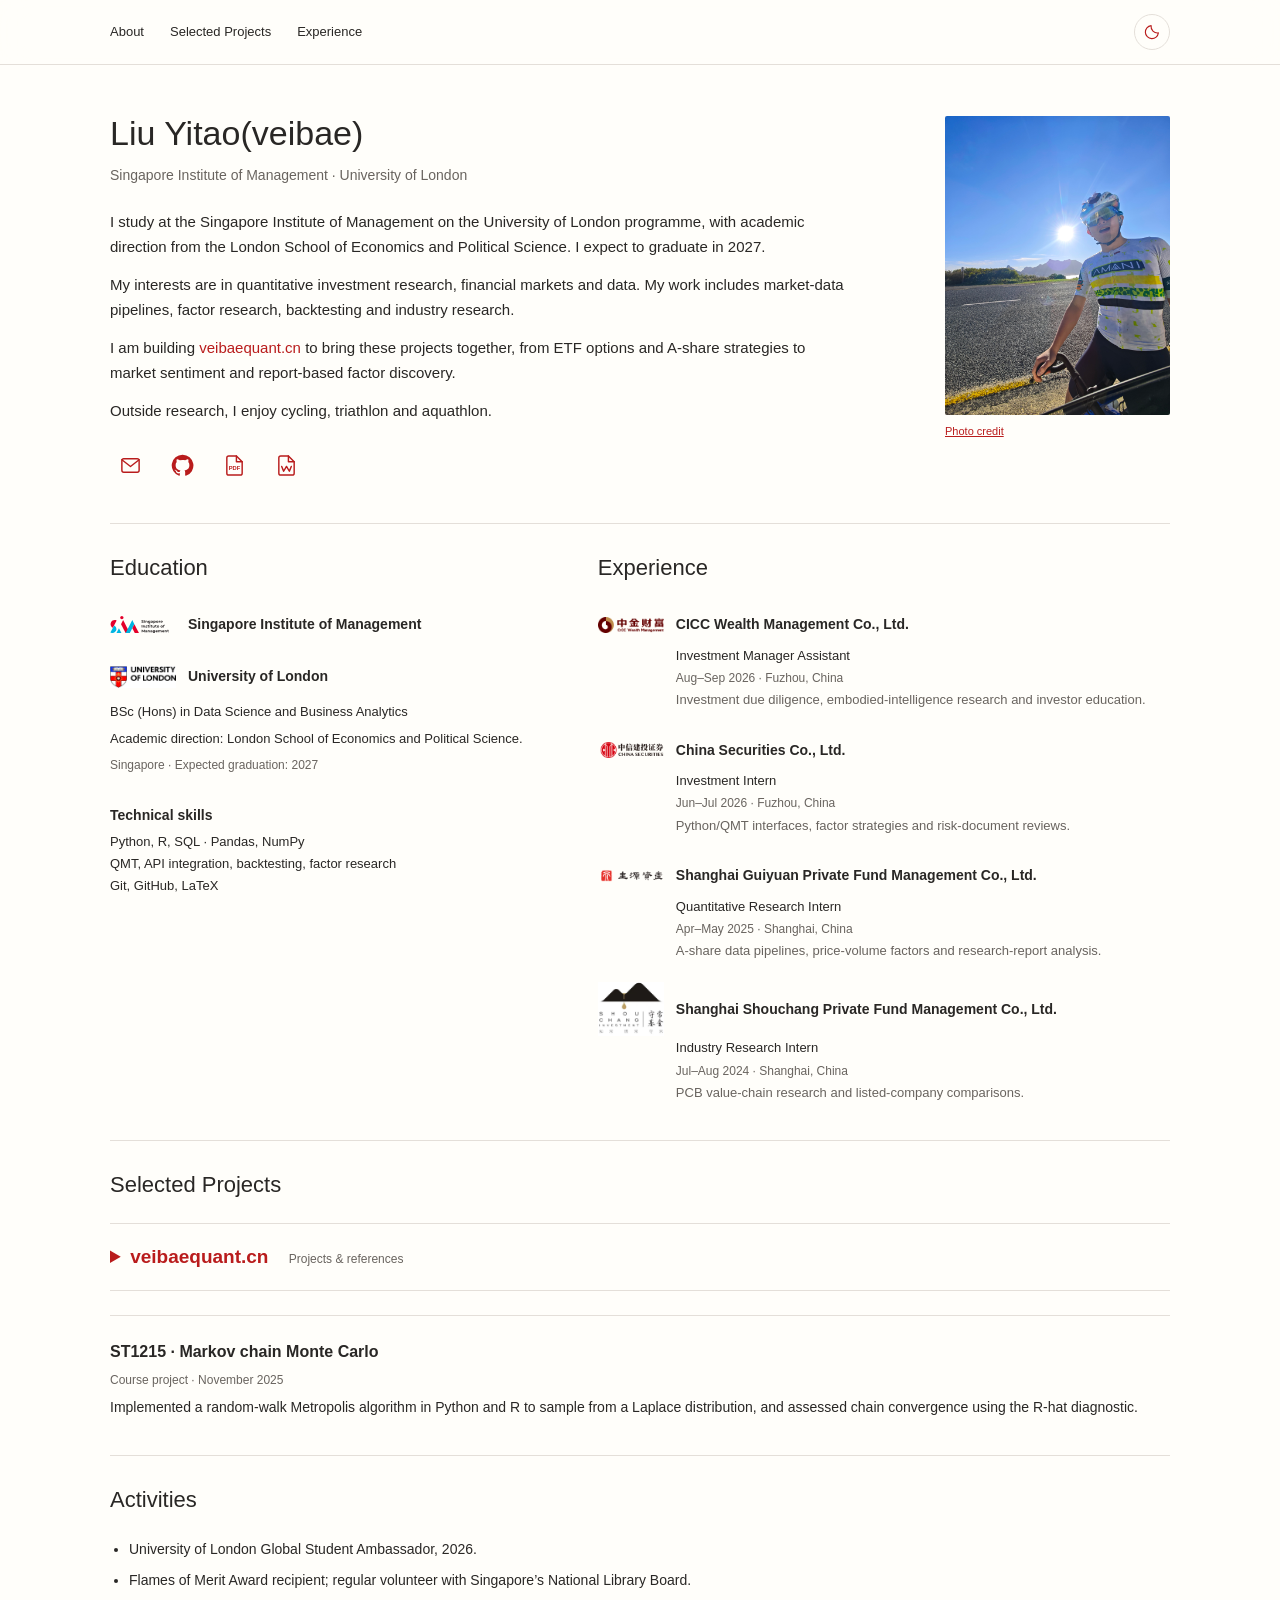
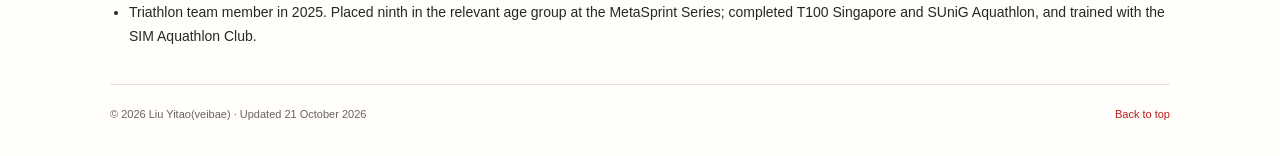
<file: index.html>
<!doctype html>
<html lang="en">
<head>
  <meta charset="utf-8">
  <meta name="viewport" content="width=device-width, initial-scale=1">
  <title>Liu Yitao(veibae) | Personal Homepage</title>
  <meta name="description" content="LIU Yitao’s personal homepage: quantitative research projects, education, experience and CV.">
  <meta name="theme-color" content="#b91c1c">
  <link rel="canonical" href="https://veibae37.github.io/">
  <meta property="og:title" content="Liu Yitao(veibae) | Personal Homepage">
  <meta property="og:description" content="Quantitative research, education, experience and selected projects.">
  <meta property="og:type" content="profile">
  <meta property="og:url" content="https://veibae37.github.io/">
  <link rel="icon" href="assets/favicon.svg" type="image/svg+xml">
  <script>
    try {
      if (localStorage.getItem('theme') === 'dark') document.documentElement.dataset.theme = 'dark';
    } catch (error) {}
  </script>
  <link rel="stylesheet" href="styles.css?v=20261021b">
  <script src="navigation.js?v=20261020" defer></script>
</head>
<body>
  <a class="skip" href="#main">Skip to content</a>
  <header class="site-header">
    <div class="container header-inner">
      <nav aria-label="Main navigation"><a href="#about">About</a><a href="#research">Selected Projects</a><a href="#experience">Experience</a></nav>
      <button class="theme-toggle" type="button" aria-label="Switch to night mode" aria-pressed="false" title="Switch to night mode">
        <svg class="moon-icon" viewBox="0 0 24 24" fill="none" stroke="currentColor" stroke-width="1.5" stroke-linecap="round" stroke-linejoin="round" aria-hidden="true"><path d="M20.5 13.2A8.7 8.7 0 0 1 10.8 3.5a8.7 8.7 0 1 0 9.7 9.7Z"/></svg>
        <svg class="sun-icon" viewBox="0 0 24 24" fill="none" stroke="currentColor" stroke-width="1.5" stroke-linecap="round" aria-hidden="true"><circle cx="12" cy="12" r="4"/><path d="M12 2v2m0 16v2M2 12h2m16 0h2M5 5l1.4 1.4m11.2 11.2L19 19M5 19l1.4-1.4M17.6 6.4 19 5"/></svg>
      </button>
    </div>
    <div class="reading-progress" aria-hidden="true"></div>
  </header>
  <main id="main" class="container">
    <section id="about" class="about">
      <div class="bio">
        <h1>Liu Yitao(veibae)</h1>
        <p class="affiliation">Singapore Institute of Management · University of London</p>
        <p>I study at the Singapore Institute of Management on the University of London programme, with academic direction from the London School of Economics and Political Science. I expect to graduate in 2027.</p>
        <p>My interests are in quantitative investment research, financial markets and data. My work includes market-data pipelines, factor research, backtesting and industry research.</p>
        <p>I am building <a href="#veibaequant">veibaequant.cn</a> to bring these projects together, from ETF options and A-share strategies to market sentiment and report-based factor discovery.</p>
        <p>Outside research, I enjoy cycling, triathlon and aquathlon.</p>
        <div class="profile-links" aria-label="Contact and CV links">
          <a class="profile-link" href="mailto:veibaeliu@gmail.com" aria-label="Email Liu Yitao" title="Email" data-label="Email"><svg viewBox="0 0 24 24" fill="none" stroke="currentColor" stroke-width="1.5" stroke-linecap="round" stroke-linejoin="round" aria-hidden="true"><rect x="3" y="5" width="18" height="14" rx="2"/><path d="m3 6 9 7 9-7"/></svg></a>
          <a class="profile-link" href="https://github.com/veibae37" aria-label="GitHub profile" title="GitHub" data-label="GitHub"><svg viewBox="0 0 24 24" fill="currentColor" aria-hidden="true"><path d="M12 .75a11.25 11.25 0 0 0-3.558 21.923c.563.104.769-.244.769-.542 0-.267-.01-.975-.015-1.914-3.13.68-3.79-1.508-3.79-1.508-.512-1.3-1.25-1.646-1.25-1.646-1.022-.699.078-.685.078-.685 1.13.08 1.724 1.16 1.724 1.16 1.005 1.723 2.636 1.225 3.278.937.103-.728.393-1.225.715-1.507-2.499-.284-5.126-1.25-5.126-5.565 0-1.23.44-2.234 1.159-3.022-.116-.285-.502-1.43.11-2.98 0 0 .945-.303 3.094 1.155A10.8 10.8 0 0 1 12 6.178c.956.005 1.918.129 2.812.378 2.148-1.458 3.092-1.155 3.092-1.155.614 1.55.228 2.695.112 2.98.72.788 1.157 1.792 1.157 3.022 0 4.326-2.631 5.278-5.138 5.557.404.35.764 1.044.764 2.104 0 1.52-.014 2.746-.014 3.119 0 .3.203.651.774.54A11.25 11.25 0 0 0 12 .75Z"/></svg></a>
          <a class="profile-link" href="assets/LIU-Yitao-CV.pdf" download aria-label="Download CV as PDF" title="CV · PDF" data-label="CV · PDF"><svg viewBox="0 0 24 24" fill="none" stroke="currentColor" stroke-width="1.5" stroke-linecap="round" stroke-linejoin="round" aria-hidden="true"><path d="M14 2H6a2 2 0 0 0-2 2v16a2 2 0 0 0 2 2h12a2 2 0 0 0 2-2V8Z"/><path d="M14 2v6h6"/><text x="6" y="17" fill="currentColor" stroke="none" font-family="Arial, sans-serif" font-size="6" font-weight="700">PDF</text></svg></a>
          <a class="profile-link" href="assets/LIU-Yitao-CV.docx" download aria-label="Download CV as Word document" title="CV · Word" data-label="CV · Word"><svg viewBox="0 0 24 24" fill="none" stroke="currentColor" stroke-width="1.5" stroke-linecap="round" stroke-linejoin="round" aria-hidden="true"><path d="M14 2H6a2 2 0 0 0-2 2v16a2 2 0 0 0 2 2h12a2 2 0 0 0 2-2V8Z"/><path d="M14 2v6h6m-13 5 2 5 3-5 3 5 2-5"/></svg></a>
        </div>
      </div>
      <figure class="profile"><img src="assets/profile-photo.jpg" width="3072" height="4080" alt="LIU Yitao cycling at Chapman's Peak" fetchpriority="high"><figcaption><details class="photo-credit"><summary>Photo credit</summary><p>cycling at chapman's peak, photo by F.</p></details></figcaption></figure>
    </section>
    <div class="background-grid">
      <section id="education">
        <h2>Education</h2><h3 class="institution"><img class="org-logo" src="assets/logos/sim.svg" alt="SIM logo"><span>Singapore Institute of Management</span></h3><h3 class="institution"><img class="org-logo" src="assets/logos/uol.jpg" alt="University of London logo"><span>University of London</span></h3><p class="degree">BSc (Hons) in Data Science and Business Analytics</p><p>Academic direction: London School of Economics and Political Science.</p><p class="meta">Singapore · Expected graduation: 2027</p>
        <h3 class="skills-heading">Technical skills</h3><p>Python, R, SQL · Pandas, NumPy<br>QMT, API integration, backtesting, factor research<br>Git, GitHub, LaTeX</p>
      </section>
      <section id="experience">
        <h2>Experience</h2>
        <article class="job"><h3 class="institution"><img class="org-logo" src="assets/logos/cicc.png" alt="CICC Wealth Management Co., Ltd. logo"><span>CICC Wealth Management Co., Ltd.</span></h3><p>Investment Manager Assistant</p><p class="meta">Aug–Sep 2026 · Fuzhou, China</p><p class="job-summary">Investment due diligence, embodied-intelligence research and investor education.</p></article>
        <article class="job"><h3 class="institution"><img class="org-logo" src="assets/logos/csc.png" alt="China Securities Co., Ltd. logo"><span>China Securities Co., Ltd.</span></h3><p>Investment Intern</p><p class="meta">Jun–Jul 2026 · Fuzhou, China</p><p class="job-summary">Python/QMT interfaces, factor strategies and risk-document reviews.</p></article>
        <article class="job"><h3 class="institution"><img class="org-logo" src="assets/logos/guiyuan.png" alt="Shanghai Guiyuan Private Fund Management Co., Ltd. logo"><span>Shanghai Guiyuan Private Fund Management Co., Ltd.</span></h3><p>Quantitative Research Intern</p><p class="meta">Apr–May 2025 · Shanghai, China</p><p class="job-summary">A-share data pipelines, price-volume factors and research-report analysis.</p></article>
        <article class="job"><h3 class="institution"><span class="org-logo shouchang-logo"><img src="assets/logos/shouchang.jpg" alt="Shouchang Investment logo"></span><span>Shanghai Shouchang Private Fund Management Co., Ltd.</span></h3><p>Industry Research Intern</p><p class="meta">Jul–Aug 2024 · Shanghai, China</p><p class="job-summary">PCB value-chain research and listed-company comparisons.</p></article>
      </section>
    </div>
    <section id="research" class="projects-section">
      <h2>Selected Projects</h2>
      <section id="veibaequant" aria-labelledby="quant-title">
        <details class="quant-menu">
          <summary id="quant-title">veibaequant.cn <span>Projects &amp; references</span></summary>
          <div class="quant-content">
            <p class="category-description">My quantitative research platform, organised around five related projects. Each module connects a research question with its data, method and evaluation. <a href="https://veibaequant.cn/">Visit platform ↗</a></p>
            <div class="project-modules" aria-label="Quant projects and references">
              <details class="project-module" id="options-arbitrage" name="quant-section">
  <summary>Options arbitrage</summary>
  <div class="module-content">
  <p class="project-subtitle">ETF option box spreads</p>
  <p>A scanner for four-leg box spreads in mainland ETF options. It uses real bid and ask quotes from MiniQMT or public market data to examine pricing differences across option combinations.</p><p>The focus is on identifying candidate box spreads and inspecting their quoted prices. The published output is a read-only research snapshot; a quoted opportunity is not evidence of an executable profit.</p>

  <div class="module-links"><a href="https://veibaequant.cn/">Open platform</a></div><p class="module-note">On the platform, select “ETF 期权盒式价差扫描” (ETF option box-spread scanner).</p>
  </div>
</details>
<details class="project-module" id="a-share-research" name="quant-section">
  <summary>A-share selection &amp; backtesting</summary>
  <div class="module-content">
  <p class="project-subtitle">From stock screening to portfolio evaluation</p>
  <p>A combined project covering multi-factor A-share selection, portfolio construction and strategy backtesting. The selection module reads validated market snapshots and presents candidate stocks, factor inputs and portfolio weights.</p><p>The research workflow connects stock selection with evaluation: compare returns against a benchmark, inspect turnover and drawdowns, and account for commissions, stamp duty and slippage.</p><p>The MA × volatility console provides a configurable backtesting example with separate training and holdout periods. It is also used as a validation component in the report-to-factor project below.</p>

  <div class="module-links"><a href="https://veibaequant.cn/">Stock selection</a> <a href="https://veibaequant.cn/backtest">Backtesting console</a></div>
  </div>
</details>
<details class="project-module" id="hong-kong-research" name="quant-section">
  <summary>Preliminary Hong Kong equity research</summary>
  <div class="module-content">
  <p class="project-subtitle">Factor definitions &amp; point-in-time data</p>
  <p>An initial framework for studying Hong Kong equities through twelve factors, including expectations, southbound flows, analyst relationships and conventional equity signals.</p><p>The main emphasis is information timing: preserve first-available disclosures, align data with backward as-of joins, and move after-close information to the next trading day. The module documents factor definitions and shows validated QMT snapshots when available.</p><p>Inputs requiring independent point-in-time analyst datasets remain unavailable when those datasets are missing. This is preliminary research, with data coverage still a central constraint.</p>

  <div class="module-links"><a href="https://veibaequant.cn/hk-factor-lab">Hong Kong Alpha Lab</a></div>
  </div>
</details>
<details class="project-module" id="sentiment-volatility" name="quant-section">
  <summary>Market sentiment &amp; China volatility index</summary>
  <div class="module-content">
  <p class="project-subtitle">Six sentiment dimensions and an iVX reconstruction study</p>
  <p>A daily sentiment monitor combining options activity, margin financing, implied volatility, market breadth, futures basis and equity–bond turnover. Each dimension contributes a directional signal, with the actual observation date retained when data arrive late.</p><p>The volatility research focuses on reconstructing the China volatility index from 50ETF option data. The original SSE definition measures expected volatility over the next 30 days, using near- and next-term option contracts under a variance-swap approach.</p><p>The official methodology is the reference for the reconstruction. Research calculations and data proxies must be distinguished from the official published index.</p>
  <p class="citations">References: <a href="#ref-ivx">[2]</a> <a href="#ref-ivx-method">[3]</a></p>
  <div class="module-links"><a href="https://veibaequant.cn/market-sentiment">Sentiment monitor</a></div>
  </div>
</details>
<details class="project-module" id="report-to-factor" name="quant-section">
  <summary>From public research reports to factors</summary>
  <div class="module-content">
  <p class="project-subtitle">Evidence, hypotheses, factor code &amp; out-of-sample testing</p>
  <p>A report-grounded research workflow inspired by XAlpha. Public research reports provide evidence for hypotheses; RMA organises that evidence, Macro Brain plans research directions, and Micro Brain translates hypotheses into executable factor candidates.</p><p>Evaluation belongs to the same project: inspect Rank IC, turnover, net returns and drawdowns, then feed the findings back into the next research cycle. XAlpha’s Table 4 provides a reference for using successful and unsuccessful research memories to guide that process.</p><p>The platform includes multi-index factor results and an out-of-sample MA × volatility console. Automatic parameter selection uses training data only, signals execute no earlier than the next trading day, and trading costs are included. Repeated manual tuning against test results is treated as exploratory.</p>
  <p class="citations">References: <a href="#ref-xalpha">[1]</a></p>
  <div class="module-links"><a href="https://veibaequant.cn/#research-engine">Research workflow</a> <a href="https://veibaequant.cn/#positive-factors">Factor results</a> <a href="https://veibaequant.cn/backtest">Out-of-sample testing</a></div>
  </div>
</details>
              <details class="project-module references" id="references" name="quant-section">
                <summary>References</summary>
                <div class="module-content"><ol><li id="ref-xalpha"><a href="https://arxiv.org/html/2607.08332v2#S4.T4">XAlpha: A Memory-Driven AI Quant Researcher for Hypothesis-to-Code Alpha Discovery</a><p>arXiv:2607.08332v2. See Section 4.3, Table 4, for the memory-routing example. Methodological reference for the report-to-factor project.</p></li>
<li id="ref-ivx"><a href="https://www.sse.com.cn/market/sseindex/diclosure/c/c_20161104_4198915.shtml">上证50ETF波动率指数（中国波指）即将发布</a><p>Shanghai Stock Exchange, 4 November 2016. Announcement by the SSE and China Securities Index Company; defines the index as a measure of expected 30-day 50ETF volatility.</p></li>
<li id="ref-ivx-method"><a href="https://www.sse.com.cn/market/sseindex/diclosure/c/10078008/files/ea180245587c4665b70e7fa63db502c1.docx">上证50ETF波动率指数编制方案</a><p>Original methodology linked from the SSE announcement. Index: iVX (000188). Covers option-price selection, the seven-day roll convention, term variances and the 30-day calculation. Word document.</p></li></ol></div>
              </details>
            </div>
          </div>
        </details>
      </section>
      <article class="course-project"><h3>ST1215 · Markov chain Monte Carlo</h3><p class="meta">Course project · November 2025</p><p>Implemented a random-walk Metropolis algorithm in Python and R to sample from a Laplace distribution, and assessed chain convergence using the R-hat diagnostic.</p></article>
    </section>
    <section id="beyond" class="participation">
      <h2>Activities</h2><ul><li>University of London Global Student Ambassador, 2026.</li><li>Flames of Merit Award recipient; regular volunteer with Singapore’s National Library Board.</li><li>Triathlon team member in 2025. Placed ninth in the relevant age group at the MetaSprint Series; completed T100 Singapore and SUniG Aquathlon, and trained with the SIM Aquathlon Club.</li></ul>
    </section>
  </main>
  <footer class="container"><span>© 2026 Liu Yitao(veibae) · Updated 21 October 2026</span><a href="#about">Back to top</a></footer>
</body>
</html>
</file>
<file: styles.css>
:root { color-scheme: light; --accent: #b91c1c; --progress: #c5232c; --text: #292725; --muted: #69645f; --line: #e4dfd9; --paper: #fffefa; --header: rgba(255, 254, 250, .86); --hover: rgba(185, 28, 28, .07); }
:root[data-theme="dark"] { color-scheme: dark; --accent: #c194e6; --progress: #c194e6; --text: #eae4ef; --muted: #b3a7bc; --line: #33293c; --paper: #121014; --header: rgba(18, 16, 20, .84); --hover: rgba(193, 148, 230, .1); }
* { box-sizing: border-box; }
html { scroll-padding-top: 84px; }
body { margin: 0; color: var(--text); background: var(--paper); font: 15px/1.7 Arial, Helvetica, sans-serif; }
a { color: var(--accent); text-decoration: none; text-underline-offset: 3px; }
a:hover { text-decoration: underline; }
a:focus-visible { outline: 2px solid var(--accent); outline-offset: 4px; }
.container { width: min(1060px, calc(100% - 64px)); margin-inline: auto; }
.skip { position: absolute; top: -80px; left: 15px; padding: 10px; background: white; z-index: 20; }
.skip:focus { top: 10px; }
.site-header { position: sticky; top: 0; z-index: 50; border-bottom: 1px solid var(--line); background: var(--header); -webkit-backdrop-filter: blur(16px); backdrop-filter: blur(16px); }
.header-inner { display: flex; align-items: center; justify-content: space-between; gap: 25px; min-height: 64px; }
.site-header nav { display: flex; align-items: center; gap: 26px; font-size: 13px; }
.site-header nav a { color: var(--text); }
.site-header nav a:hover { color: var(--accent); }
.reading-progress { position: absolute; inset: auto 0 -1px; height: 2px; background: var(--progress); transform: scaleX(0); transform-origin: left; pointer-events: none; }
.theme-toggle { display: grid; place-items: center; flex: 0 0 36px; width: 36px; height: 36px; padding: 8px; border: 1px solid var(--line); border-radius: 50%; background: transparent; color: var(--accent); cursor: pointer; }
.theme-toggle:hover { background: var(--hover); border-color: var(--accent); }
.theme-toggle:focus-visible { outline: 2px solid var(--accent); outline-offset: 4px; }
.theme-toggle svg { width: 18px; height: 18px; }
.sun-icon, [data-theme="dark"] .moon-icon { display: none; }
[data-theme="dark"] .sun-icon { display: block; }
h1, h2, h3, h4, p { margin: 0; }
h1 { font-size: 34px; line-height: 1.2; font-weight: 500; margin-bottom: 10px; }
h2 { font-size: 22px; line-height: 1.3; font-weight: 500; margin-bottom: 23px; }
h3, h4 { font-size: 16px; line-height: 1.5; font-weight: 600; }
p + p { margin-top: 12px; }
.about { display: grid; grid-template-columns: minmax(0, 1fr) 225px; gap: 48px; padding: 48px 0 38px; align-items: start; }
.affiliation { color: var(--muted); font-size: 14px; margin-bottom: 21px; }
.bio > p { max-width: 740px; }
.profile { margin: 0; padding-top: 3px; }
.profile img { display: block; width: 100%; height: auto; border-radius: 2px; }
.profile figcaption { color: var(--muted); font-size: 10px; line-height: 1.6; margin-top: 8px; }
.profile-links { display: flex; flex-wrap: wrap; gap: 12px; margin-top: 22px; }
.profile-link { position: relative; display: grid; place-items: center; width: 40px; height: 40px; border-radius: 6px; }
.profile-link svg { display: block; width: 23px; height: 23px; }
.profile-link:hover { background: var(--hover); text-decoration: none; }
.profile-link::after { content: attr(data-label); position: absolute; top: calc(100% + 5px); left: 50%; transform: translateX(-50%); padding: 2px 7px; color: var(--text); background: var(--paper); border: 1px solid var(--line); border-radius: 3px; font-size: 11px; line-height: 1.6; white-space: nowrap; opacity: 0; visibility: hidden; pointer-events: none; z-index: 2; }
.profile-link:hover::after, .profile-link:focus-visible::after { opacity: 1; visibility: visible; }
.background-grid { display: grid; grid-template-columns: 1fr 1.35fr; gap: 64px; padding: 30px 0 36px; border-top: 1px solid var(--line); }
.background-grid p { font-size: 13px; margin-top: 5px; }
.background-grid h3 { font-size: 14px; }
.meta { font-size: 12px !important; color: var(--muted); }
.skills-heading { margin-top: 30px; }
.job + .job { margin-top: 20px; }
.job p { margin-top: 1px; }
.job-summary { color: var(--muted); }
.projects-section, .participation, .references { border-top: 1px solid var(--line); padding-top: 30px; margin-bottom: 35px; }
.category-heading { display: flex; align-items: baseline; justify-content: space-between; gap: 15px; }
.category-heading h3 { color: var(--accent); font-size: 20px; }
.category-heading > a { font-size: 12px; }
.category-description { color: var(--muted); font-size: 14px; margin-top: 9px; max-width: 790px; }
.project-layout { display: grid; grid-template-columns: 215px minmax(0, 1fr); gap: 35px; margin-top: 26px; align-items: start; }
.project-menu { position: sticky; top: 25px; border-left: 2px solid var(--line); padding-left: 16px; }
.menu-label { color: var(--muted); font-size: 12px; }
.project-menu ol { list-style: none; margin: 12px 0 0; padding: 0; }
.project-menu li + li { margin-top: 15px; }
.project-menu a { display: block; font-size: 13px; line-height: 1.5; color: #5b5550; }
.project-menu a:hover { color: var(--accent); }
.project-module { padding-bottom: 26px; }
.project-module + .project-module { border-top: 1px solid var(--line); padding-top: 25px; }
.project-module h4 { font-size: 18px; }
.project-subtitle { font-size: 12px !important; color: var(--muted); margin: 3px 0 13px; }
.project-module p { font-size: 14px; }
.project-module:target h4 { color: var(--accent); }
.module-links { display: flex; flex-wrap: wrap; gap: 8px 21px; margin-top: 14px; font-size: 12px; }
.module-note, .citations { color: var(--muted); font-size: 12px !important; margin-top: 10px; }
.course-project { border-top: 1px solid var(--line); padding-top: 24px; }
.course-project p { font-size: 14px; margin-top: 6px; }
.participation ul { padding-left: 19px; font-size: 14px; }
.participation li + li { margin-top: 8px; }
.references ol { padding-left: 23px; font-size: 13px; }
.references li { padding-left: 4px; margin-bottom: 18px; }
.references li p { color: var(--muted); font-size: 12px; margin-top: 4px; }
.references li:target { outline: 1px solid var(--line); outline-offset: 6px; }
footer { display: flex; justify-content: space-between; gap: 20px; border-top: 1px solid var(--line); padding-block: 20px 32px; font-size: 11px; color: var(--muted); }
@media (max-width: 800px) {
  .container { width: calc(100% - 40px); }
  .about { grid-template-columns: minmax(0, 1fr) 180px; gap: 28px; }
  .background-grid { gap: 35px; }
  .project-layout { grid-template-columns: 175px minmax(0, 1fr); gap: 25px; }
  .site-header nav { gap: 16px; }
}
@media (max-width: 600px) {
  .container { width: calc(100% - 36px); }
  html { scroll-padding-top: 80px; }
  .header-inner { gap: 12px; min-height: 60px; }
  .site-header nav { gap: 14px; font-size: 12px; }
  .about { grid-template-columns: 1fr; gap: 25px; padding-top: 30px; }
  h1 { font-size: 30px; }
  .profile { width: min(225px, 70%); }
  .background-grid { grid-template-columns: 1fr; gap: 32px; }
  .project-layout { grid-template-columns: 1fr; gap: 26px; }
  .project-menu { position: static; }
  .project-menu li + li { margin-top: 9px; }
  .project-module h4 { font-size: 17px; }
  .category-heading { flex-wrap: wrap; gap: 5px 15px; }
  footer { flex-wrap: wrap; }
}
@media print {
  body { background: white; font-size: 10pt; }
  .container { width: 100%; }
  .site-header, .project-menu, .skip { display: none; }
  .about { grid-template-columns: 1fr 150px; padding-top: 0; }
  .project-layout { display: block; }
  .project-module, .job, .references li { break-inside: avoid; }
  h2, h3, h4 { break-after: avoid; }
  a { color: inherit; }
}

/* Two-level disclosure navigation. Content is closed until selected. */
summary { cursor: pointer; }
summary:focus-visible { outline: 2px solid var(--accent); outline-offset: 4px; }
.quant-menu { border-block: 1px solid var(--line); margin-bottom: 24px; }
.quant-menu > summary { color: var(--accent); font-size: 19px; font-weight: 600; padding: 17px 0; }
.quant-menu > summary > span { color: var(--muted); font-size: 12px; font-weight: 400; margin-left: 15px; }
.quant-content { padding: 0 0 15px 23px; }
.quant-content .category-description { margin: 0 0 20px; }
.quant-content .category-description > a { white-space: nowrap; }
.project-module { padding: 0; border-top: 1px solid var(--line); }
.project-module + .project-module { padding: 0; }
.project-module > summary { padding: 13px 0; font-size: 14px; font-weight: 500; }
.project-module[open] > summary { color: var(--accent); }
.module-content { padding: 0 0 23px 18px; }
.module-content .project-subtitle { margin-top: 0; }
.project-modules .references { margin: 0; }
.project-modules .references ol { margin-top: 5px; }
.photo-credit > summary { color: var(--accent); text-decoration: underline; display: inline-block; font-size: 11px; }
.photo-credit > summary::-webkit-details-marker { display: none; }
.photo-credit p { margin-top: 6px; font-size: 11px; }
.institution { display: flex; align-items: center; gap: 12px; }
.institution + .institution { margin-top: 14px; }
.org-logo { width: 66px; height: 38px; flex: 0 0 66px; object-fit: contain; }
.shouchang-logo { position: relative; overflow: hidden; height: 54px; }
.shouchang-logo img { position: absolute; width: 400%; max-width: none; height: auto; left: -150%; top: -90%; }
/* Screen removes the inverted white canvas; dark lettering becomes legible on the page. */
[data-theme="dark"] .org-logo { filter: invert(1) hue-rotate(180deg); mix-blend-mode: screen; }
.job > p { margin-left: 78px; }
@media (max-width: 600px) {
  .quant-menu > summary > span { display: block; margin-left: 18px; }
  .quant-content { padding-left: 12px; }
  .module-content { padding-left: 12px; }
  .org-logo { width: 52px; height: 32px; flex-basis: 52px; }
  .shouchang-logo { height: 43px; }
  .job > p { margin-left: 64px; }
}
@media (max-width: 360px) {
  .site-header nav { gap: 10px; font-size: 11px; }
}
@media (prefers-reduced-motion: no-preference) {
  body, .site-header { transition: background-color .18s ease, color .18s ease, border-color .18s ease; }
}
@media print {
  :root[data-theme="dark"] { --text: #292725; --muted: #69645f; --line: #e4dfd9; --paper: #fff; }
  .site-header { display: none; }
  [data-theme="dark"] .org-logo { filter: none; mix-blend-mode: normal; }
}
</file>
